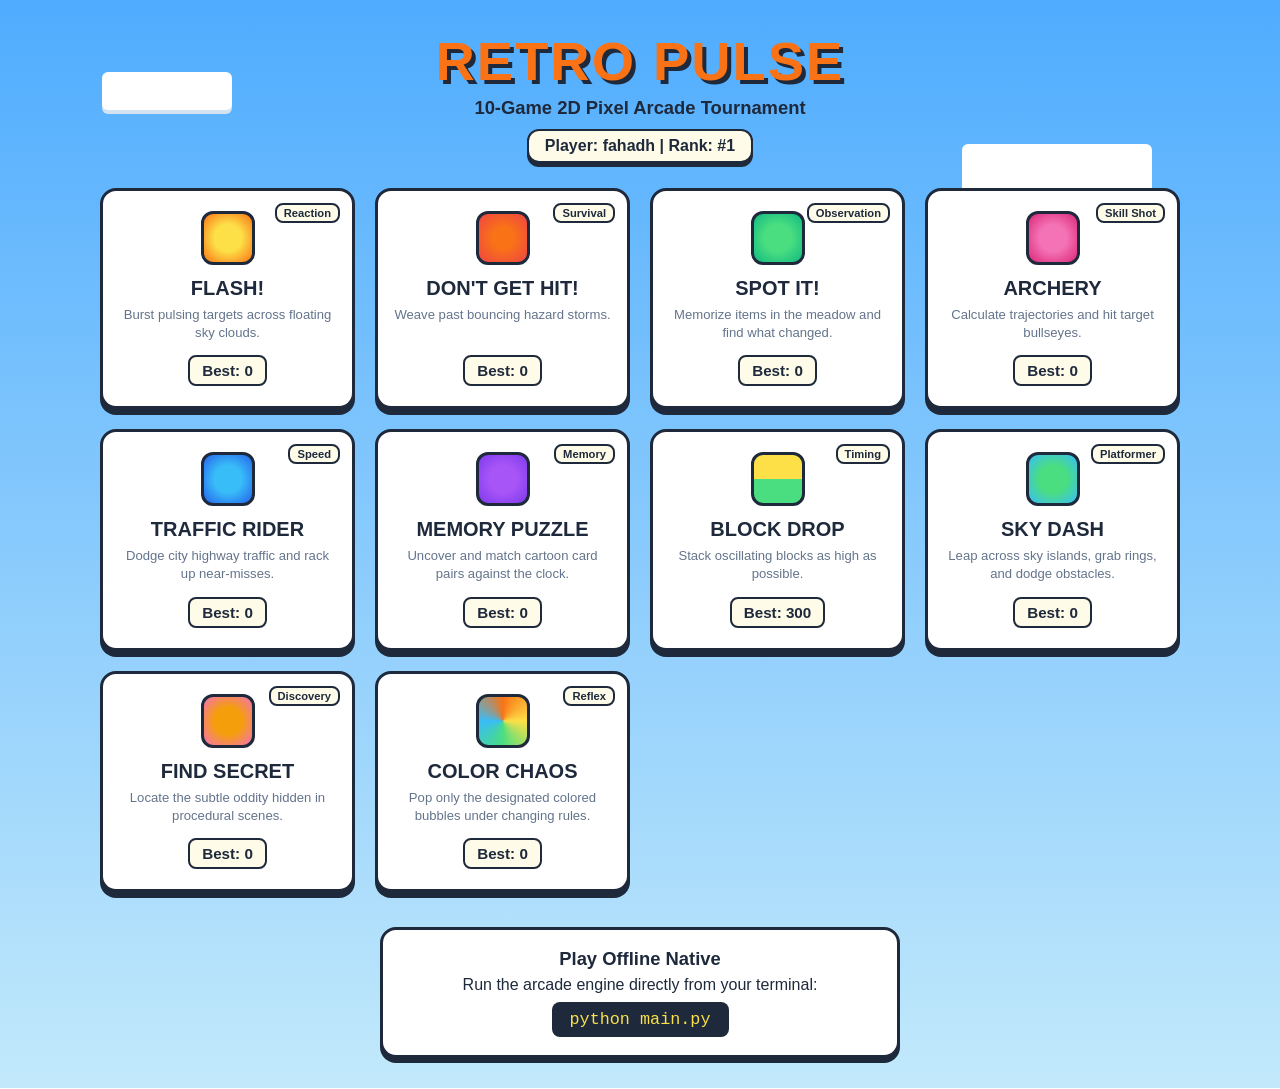
<file: index.html>
<!DOCTYPE html>
<html lang="en">
<head>
  <meta charset="UTF-8" />
  <meta name="viewport" content="width=device-width, initial-scale=1.0" />
  <title>RetroPulse Arcade — 10-Game Tournament</title>
  <link rel="stylesheet" href="style.css" />
</head>
<body>
  <div class="sky-background">
    <div class="pixel-cloud cloud-1"></div>
    <div class="pixel-cloud cloud-2"></div>
    <div class="pixel-cloud cloud-3"></div>
  </div>

  <main class="launcher-container">
    <header class="header">
      <h1 class="logo">RETRO PULSE</h1>
      <p class="tagline">10-Game 2D Pixel Arcade Tournament</p>
      <div class="player-pill">Player: <span id="player-nickname">YOU</span> | Rank: <span id="player-rank">#1</span></div>
    </header>

    <section class="game-grid">
      <article class="card card-yellow">
        <div class="card-badge">Reaction</div>
        <div class="card-icon flash-icon"></div>
        <h2>FLASH!</h2>
        <p>Burst pulsing targets across floating sky clouds.</p>
        <div class="score-display">Best: <span id="score-flash">0</span></div>
      </article>

      <article class="card card-coral">
        <div class="card-badge">Survival</div>
        <div class="card-icon dodge-icon"></div>
        <h2>DON'T GET HIT!</h2>
        <p>Weave past bouncing hazard storms.</p>
        <div class="score-display">Best: <span id="score-dodge">0</span></div>
      </article>

      <article class="card card-mint">
        <div class="card-badge">Observation</div>
        <div class="card-icon spot-icon"></div>
        <h2>SPOT IT!</h2>
        <p>Memorize items in the meadow and find what changed.</p>
        <div class="score-display">Best: <span id="score-spot_it">0</span></div>
      </article>

      <article class="card card-pink">
        <div class="card-badge">Skill Shot</div>
        <div class="card-icon archery-icon"></div>
        <h2>ARCHERY</h2>
        <p>Calculate trajectories and hit target bullseyes.</p>
        <div class="score-display">Best: <span id="score-archery">0</span></div>
      </article>

      <article class="card card-blue">
        <div class="card-badge">Speed</div>
        <div class="card-icon traffic-icon"></div>
        <h2>TRAFFIC RIDER</h2>
        <p>Dodge city highway traffic and rack up near-misses.</p>
        <div class="score-display">Best: <span id="score-traffic">0</span></div>
      </article>

      <article class="card card-purple">
        <div class="card-badge">Memory</div>
        <div class="card-icon memory-icon"></div>
        <h2>MEMORY PUZZLE</h2>
        <p>Uncover and match cartoon card pairs against the clock.</p>
        <div class="score-display">Best: <span id="score-memory">0</span></div>
      </article>

      <article class="card card-yellow">
        <div class="card-badge">Timing</div>
        <div class="card-icon block-icon"></div>
        <h2>BLOCK DROP</h2>
        <p>Stack oscillating blocks as high as possible.</p>
        <div class="score-display">Best: <span id="score-block_drop">0</span></div>
      </article>

      <article class="card card-mint">
        <div class="card-badge">Platformer</div>
        <div class="card-icon dash-icon"></div>
        <h2>SKY DASH</h2>
        <p>Leap across sky islands, grab rings, and dodge obstacles.</p>
        <div class="score-display">Best: <span id="score-sky_dash">0</span></div>
      </article>

      <article class="card card-pink">
        <div class="card-badge">Discovery</div>
        <div class="card-icon secret-icon"></div>
        <h2>FIND SECRET</h2>
        <p>Locate the subtle oddity hidden in procedural scenes.</p>
        <div class="score-display">Best: <span id="score-find_secret">0</span></div>
      </article>

      <article class="card card-coral">
        <div class="card-badge">Reflex</div>
        <div class="card-icon color-icon"></div>
        <h2>COLOR CHAOS</h2>
        <p>Pop only the designated colored bubbles under changing rules.</p>
        <div class="score-display">Best: <span id="score-color_chaos">0</span></div>
      </article>
    </section>

    <footer class="launch-instructions">
      <div class="instruction-box">
        <h3>Play Offline Native</h3>
        <p>Run the arcade engine directly from your terminal:</p>
        <code>python main.py</code>
      </div>
    </footer>
  </main>

  <script src="script.js"></script>
</body>
</html>
</file>
<file: style.css>
:root {
  --sky-top: #4facfe;
  --sky-bottom: #c2e9fb;
  --cream: #fefce8;
  --yellow: #fde047;
  --coral: #f97316;
  --pink: #f472b6;
  --mint: #4ade80;
  --purple: #a855f7;
  --blue: #38bdf8;
  --slate: #1e293b;
  --card-shadow: #94a3b8;
  --gold: #f59e0b;
}

* {
  box-sizing: border-box;
  margin: 0;
  padding: 0;
  font-family: 'Arial Rounded MT Bold', 'Trebuchet MS', sans-serif;
}

body {
  background: linear-gradient(180deg, var(--sky-top) 0%, var(--sky-bottom) 100%);
  min-height: 100vh;
  color: var(--slate);
  overflow-x: hidden;
  position: relative;
}

.sky-background {
  position: fixed;
  top: 0;
  left: 0;
  width: 100%;
  height: 100%;
  pointer-events: none;
  z-index: 0;
}

.pixel-cloud {
  position: absolute;
  background: #ffffff;
  border-radius: 6px;
  box-shadow: 0 4px 0 rgba(226, 232, 240, 0.9);
}
.cloud-1 { width: 130px; height: 38px; top: 8%; left: 8%; }
.cloud-2 { width: 190px; height: 48px; top: 16%; right: 10%; }
.cloud-3 { width: 110px; height: 32px; top: 48%; left: 14%; }

.launcher-container {
  position: relative;
  z-index: 1;
  max-width: 1120px;
  margin: 0 auto;
  padding: 30px 20px;
  display: flex;
  flex-direction: column;
  align-items: center;
}

.header {
  text-align: center;
  margin-bottom: 25px;
}

.logo {
  font-size: 3.4rem;
  color: var(--coral);
  text-shadow: 4px 4px 0 var(--slate);
  letter-spacing: 2px;
}

.tagline {
  font-size: 1.15rem;
  color: var(--slate);
  margin-top: 4px;
  font-weight: bold;
}

.player-pill {
  display: inline-block;
  margin-top: 10px;
  background: var(--cream);
  border: 2px solid var(--slate);
  padding: 6px 16px;
  border-radius: 12px;
  font-weight: bold;
  box-shadow: 0 4px 0 var(--slate);
}

.game-grid {
  display: grid;
  grid-template-columns: repeat(auto-fit, minmax(240px, 1fr));
  gap: 20px;
  width: 100%;
  margin-bottom: 35px;
}

.card {
  background: #ffffff;
  border: 3px solid var(--slate);
  border-radius: 16px;
  padding: 20px 16px;
  box-shadow: 0 6px 0 var(--slate);
  transition: transform 0.15s ease, box-shadow 0.15s ease;
  display: flex;
  flex-direction: column;
  align-items: center;
  text-align: center;
  position: relative;
}

.card:hover {
  transform: translateY(-5px);
  box-shadow: 0 10px 0 var(--slate);
}

.card-badge {
  position: absolute;
  top: 12px;
  right: 12px;
  font-size: 0.7rem;
  font-weight: bold;
  background: var(--cream);
  border: 2px solid var(--slate);
  padding: 2px 7px;
  border-radius: 8px;
}

.card-icon {
  width: 54px;
  height: 54px;
  border: 3px solid var(--slate);
  border-radius: 12px;
  margin-bottom: 12px;
}

.flash-icon   { background: radial-gradient(circle, var(--yellow) 40%, var(--coral) 100%); }
.dodge-icon   { background: radial-gradient(circle, var(--coral) 30%, #ef4444 100%); }
.spot-icon    { background: radial-gradient(circle, var(--mint) 40%, #10b981 100%); }
.archery-icon { background: radial-gradient(circle, var(--pink) 40%, #db2777 100%); }
.traffic-icon { background: radial-gradient(circle, var(--blue) 40%, #2563eb 100%); }
.memory-icon  { background: radial-gradient(circle, var(--purple) 40%, #7c3aed 100%); }
.block-icon   { background: linear-gradient(180deg, var(--yellow) 50%, var(--mint) 50%); }
.dash-icon    { background: radial-gradient(circle, var(--mint) 40%, var(--blue) 100%); }
.secret-icon  { background: radial-gradient(circle, var(--gold) 40%, var(--pink) 100%); }
.color-icon   { background: conic-gradient(var(--coral), var(--yellow), var(--mint), var(--blue), var(--coral)); }
.flap-icon    { background: radial-gradient(circle, var(--yellow) 40%, var(--blue) 100%); }
.dino-icon    { background: radial-gradient(circle, var(--mint) 40%, #84cc16 100%); }

.card h2 {
  font-size: 1.25rem;
  margin-bottom: 6px;
  color: var(--slate);
}

.card p {
  font-size: 0.82rem;
  line-height: 1.35;
  color: #64748b;
  margin-bottom: 14px;
  flex-grow: 1;
}

.score-display {
  font-size: 0.95rem;
  font-weight: bold;
  color: var(--slate);
  background: var(--cream);
  border: 2px solid var(--slate);
  padding: 5px 12px;
  border-radius: 8px;
}

.launch-instructions {
  width: 100%;
  max-width: 520px;
}

.instruction-box {
  background: #ffffff;
  border: 3px solid var(--slate);
  border-radius: 16px;
  padding: 18px;
  text-align: center;
  box-shadow: 0 5px 0 var(--slate);
}

.instruction-box h3 {
  margin-bottom: 6px;
  font-size: 1.15rem;
}

.instruction-box code {
  display: inline-block;
  margin-top: 8px;
  background: var(--slate);
  color: var(--yellow);
  padding: 8px 18px;
  border-radius: 8px;
  font-family: monospace;
  font-size: 1.05rem;
}
</file>
